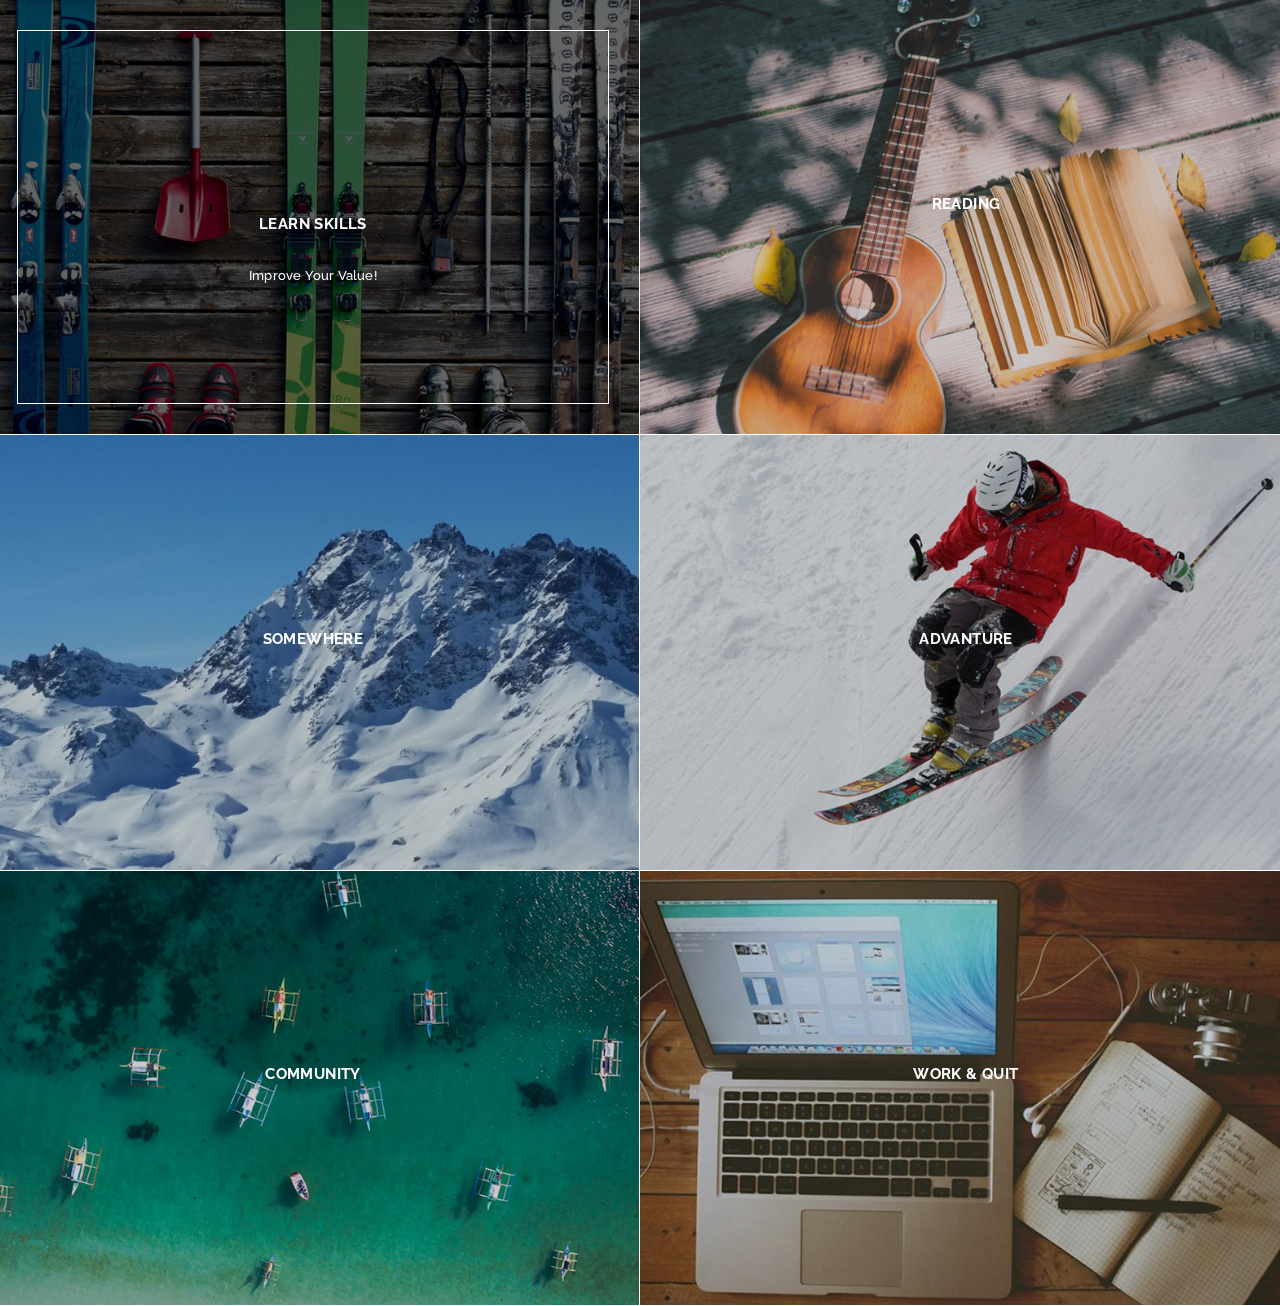
<file: i_cab/index.html>
<!DOCTYPE html>
<html lang="en">
	<head>
		<meta charset="utf-8">
		<meta http-equiv="X-UA-Compatible" content="IE=edge">
		<meta name="viewport" content="width=device-width, initial-scale=1">
		<meta name="description" content="i_cab">
		<meta name="zander" content="">
		<link rel="icon" href="favicon.ico">
		<title>I_cab</title>
		<link href="css/bootstrap.min.css" rel="stylesheet">
		<link href="css/style.css" rel="stylesheet">
	</head>
	<body id="page-top">
			<div class="row row-0-gutter">
				<!-- start portfolio item -->
				<div class="col-md-6 col-0-gutter">
					<div class="ot-portfolio-item">
						<figure class="effect-bubba">
							<img src="images/demo/portfolio-1.jpg" alt="img02" class="img-responsive" />
							<figcaption>
								<h2>learn skills</h2>
								<p>Improve Your Value!</p>
								<a href="./zo/learn.html" data-toggle="modal" data-target="#Modal-1">View more</a>
							</figcaption>
						</figure>
					</div>
				</div>
				<div class="col-md-6 col-0-gutter">
					<div class="ot-portfolio-item">
						<figure class="effect-bubba">
							<img src="images/demo/portfolio-2.jpg" alt="img02" class="img-responsive" />
							<figcaption>
								<h2>reading</h2>
								<p>Make you relaxed!</p>
								<a href="./zo/read.html" data-toggle="modal" data-target="#Modal-2">View more</a>
							</figcaption>
						</figure>
					</div>
				</div>
				<!-- end portfolio item -->
			</div>
			<div class="row row-0-gutter">
				<!-- start portfolio item -->
				<div class="col-md-6 col-0-gutter">
					<div class="ot-portfolio-item">
						<figure class="effect-bubba">
							<img src="images/demo/portfolio-3.jpg" alt="img02" class="img-responsive" />
							<figcaption>
								<h2>somewhere</h2>
								<p>Go Where You Want!</p>
								<a href="./zo/where.html" data-toggle="modal" data-target="#Modal-3">View more</a>
							</figcaption>
						</figure>
					</div>
				</div>
				<!-- end portfolio item -->
				<!-- start portfolio item -->
				<div class="col-md-6 col-0-gutter">
					<div class="ot-portfolio-item">
						<figure class="effect-bubba">
							<img src="images/demo/portfolio-4.jpg" alt="img02" class="img-responsive" />
							<figcaption>
								<h2>Advanture</h2>
								<p>Do What You Want!</p>
								<a href="./zo/advanture.html" data-toggle="modal" data-target="#Modal-4">View more</a>
							</figcaption>
						</figure>
					</div>
				</div>
				<!-- end portfolio item -->
			</div>
			<div class="row row-0-gutter">
				<!-- start portfolio item -->
				<div class="col-md-6 col-0-gutter">
					<div class="ot-portfolio-item">
						<figure class="effect-bubba">
							<img src="images/demo/portfolio-5.jpg" alt="img02" class="img-responsive" />
							<figcaption>
								<h2>community</h2>
								<p>The Strength Of Unity</p>
								<a href="./zo/community.html" data-toggle="modal" data-target="#Modal-5">View more</a>
							</figcaption>
						</figure>
					</div>
				</div>
				<!-- end portfolio item -->
				<!-- start portfolio item -->
				<div class="col-md-6 col-0-gutter">
					<div class="ot-portfolio-item">
						<figure class="effect-bubba">
							<img src="images/demo/portfolio-6.jpg" alt="img02" class="img-responsive" />
							<figcaption>
								<h2>work & quit</h2>
								<p>Free Your Self</p>
								<a href="./zo/free.html" data-toggle="modal" data-target="#Modal-2">View more</a>
							</figcaption>
						</figure>
					</div>
				</div>
				<!-- end portfolio item -->
			</div>
			</div><!-- container -->
		</section>

	
		<!-- Modal for portfolio item 1 -->
		<div class="modal fade" id="Modal-1" tabindex="-1" role="dialog" aria-labelledby="Modal-label-1">
			<div class="modal-dialog" role="document">
				<div class="modal-content">
					<div class="modal-header">
						<button type="button" class="close" data-dismiss="modal" aria-label="Close"><span aria-hidden="true">&times;</span></button>
						<h4 class="modal-title" id="Modal-label-1">Dean & Letter</h4>
					</div>
					<div class="modal-body">
						<img src="images/demo/portfolio-1.jpg" alt="img01" class="img-responsive" />
						<div class="modal-works"><span>Branding</span><span>Web Design</span></div>
						<p>Temporibus autem quibusdam et aut officiis debitis aut rerum necessitatibus saepe</p>
					</div>
					<div class="modal-footer">
						<button type="button" class="btn btn-default" data-dismiss="modal">Close</button>
					</div>
				</div>
			</div>
		</div>

		<!-- Modal for portfolio item 2 -->
		<div class="modal fade" id="Modal-2" tabindex="-1" role="dialog" aria-labelledby="Modal-label-2">
			<div class="modal-dialog" role="document">
				<div class="modal-content">
					<div class="modal-header">
						<button type="button" class="close" data-dismiss="modal" aria-label="Close"><span aria-hidden="true">&times;</span></button>
						<h4 class="modal-title" id="Modal-label-2">Startup Framework</h4>
					</div>
					<div class="modal-body">
						<img src="images/demo/portfolio-2.jpg" alt="img01" class="img-responsive" />
						<div class="modal-works"><span>Branding</span><span>Web Design</span></div>
						<p>Temporibus autem quibusdam et aut officiis debitis aut rerum necessitatibus saepe</p>
					</div>
					<div class="modal-footer">
						<button type="button" class="btn btn-default" data-dismiss="modal">Close</button>
					</div>
				</div>
			</div>
		</div>

		<!-- Modal for portfolio item 3 -->
		<div class="modal fade" id="Modal-3" tabindex="-1" role="dialog" aria-labelledby="Modal-label-3">
			<div class="modal-dialog" role="document">
				<div class="modal-content">
					<div class="modal-header">
						<button type="button" class="close" data-dismiss="modal" aria-label="Close"><span aria-hidden="true">&times;</span></button>
						<h4 class="modal-title" id="Modal-label-3">Lamp & Velvet</h4>
					</div>
					<div class="modal-body">
						<img src="images/demo/portfolio-3.jpg" alt="img01" class="img-responsive" />
						<div class="modal-works"><span>Branding</span><span>Web Design</span></div>
						<p>Temporibus autem quibusdam et aut officiis debitis aut rerum necessitatibus saepe</p>
					</div>
					<div class="modal-footer">
						<button type="button" class="btn btn-default" data-dismiss="modal">Close</button>
					</div>
				</div>
			</div>
		</div>

		<!-- Modal for portfolio item 4 -->
		<div class="modal fade" id="Modal-4" tabindex="-1" role="dialog" aria-labelledby="Modal-label-4">
			<div class="modal-dialog" role="document">
				<div class="modal-content">
					<div class="modal-header">
						<button type="button" class="close" data-dismiss="modal" aria-label="Close"><span aria-hidden="true">&times;</span></button>
						<h4 class="modal-title" id="Modal-label-4">Smart Name</h4>
					</div>
					<div class="modal-body">
						<img src="images/demo/portfolio-4.jpg" alt="img01" class="img-responsive" />
						<div class="modal-works"><span>Branding</span><span>Web Design</span></div>
						<p>Temporibus autem quibusdam et aut officiis debitis aut rerum necessitatibus saepe</p>
					</div>
					<div class="modal-footer">
						<button type="button" class="btn btn-default" data-dismiss="modal">Close</button>
					</div>
				</div>
			</div>
		</div>

		<!-- Modal for portfolio item 5 -->
		<div class="modal fade" id="Modal-5" tabindex="-1" role="dialog" aria-labelledby="Modal-label-5">
			<div class="modal-dialog" role="document">
				<div class="modal-content">
					<div class="modal-header">
						<button type="button" class="close" data-dismiss="modal" aria-label="Close"><span aria-hidden="true">&times;</span></button>
						<h4 class="modal-title" id="Modal-label-5">Fast People</h4>
					</div>
					<div class="modal-body">
						<img src="images/demo/portfolio-5.jpg" alt="img01" class="img-responsive" />
						<div class="modal-works"><span>Branding</span><span>Web Design</span></div>
						<p>Temporibus autem quibusdam et aut officiis debitis aut rerum necessitatibus saepe</p>
					</div>
					<div class="modal-footer">
						<button type="button" class="btn btn-default" data-dismiss="modal">Close</button>
					</div>
				</div>
			</div>
		</div>
		<script src="js/bootstrap.min.js"></script>
		<script src="js/SmoothScroll.js"></script>
		<script src="js/theme-scripts.js"></script>
	</body>
</html>
</file>
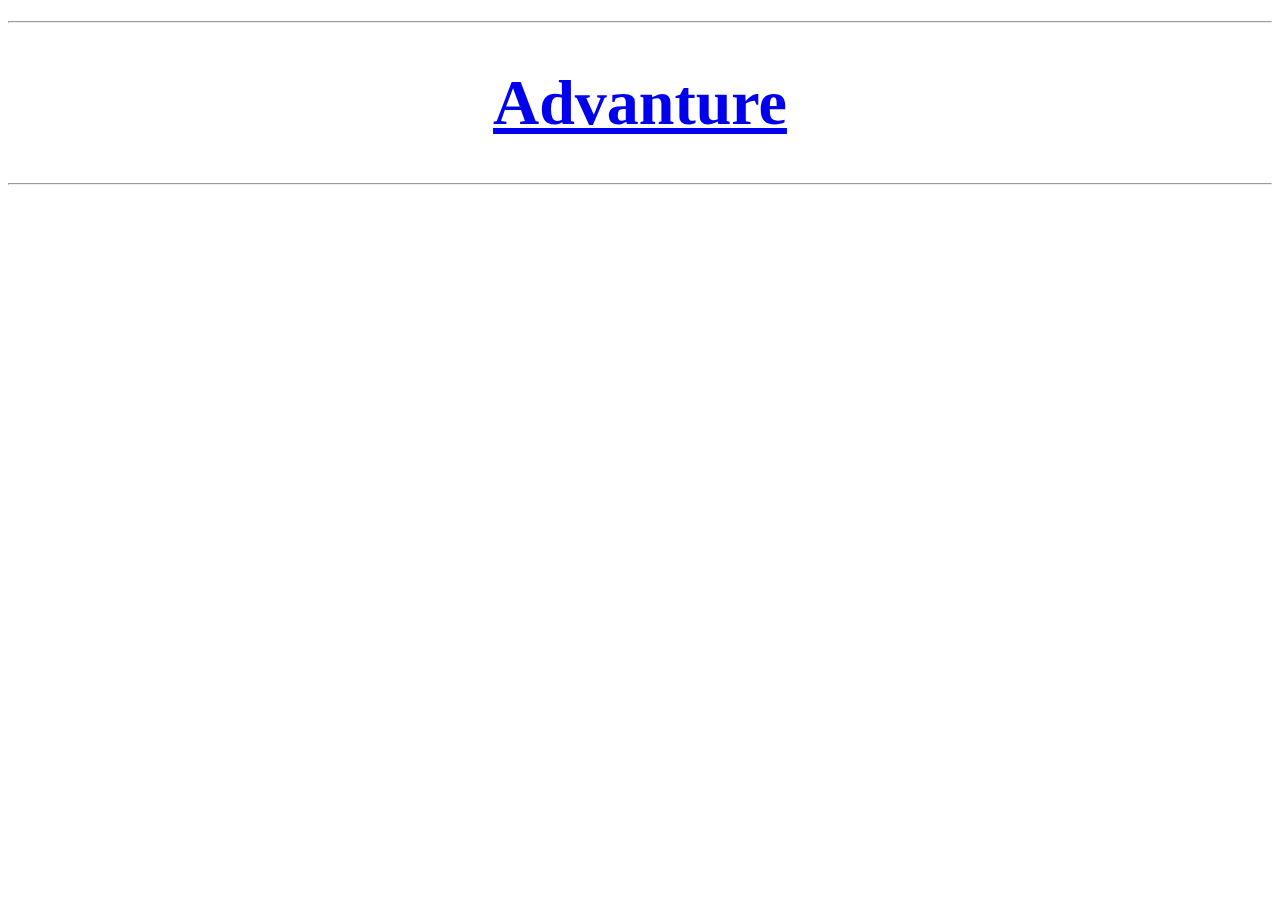
<file: i_cab/zo/advanture.html>
<!DOCTYPE html>
<html>
<head>
	<title></title>
</head>
<body>
<h1>
	<center>
		<hr>
		<h1>
			<a href="../index.html">
				Advanture
			</a>
			
		</h1>
		<hr>
	</center>
</h1>
</body>
</html>
</file>
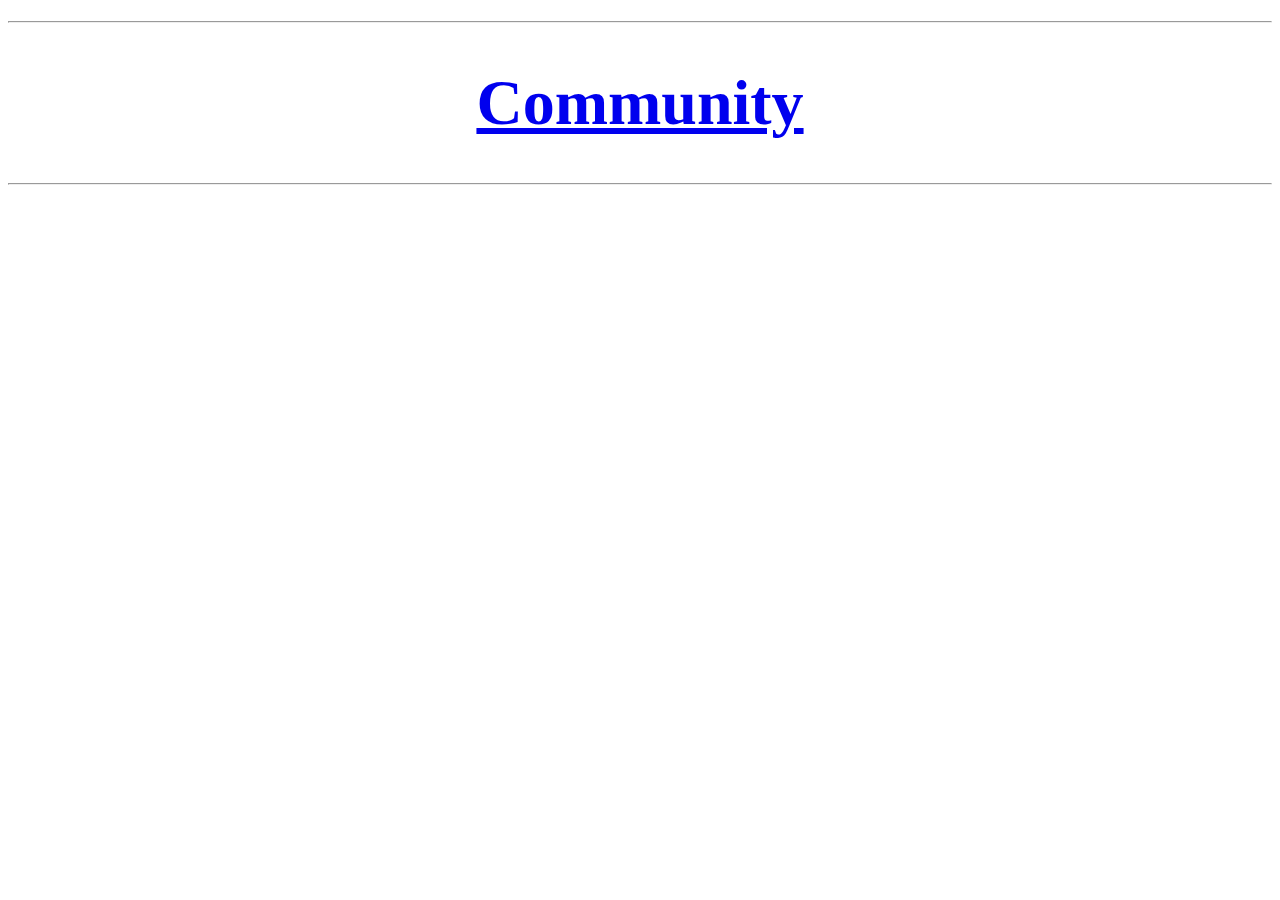
<file: i_cab/zo/community.html>
<!DOCTYPE html>
<html>
<head>
	<title></title>
</head>
<body>
<h1>
	<center>
		<hr>
		<h1>
			<a href="../index.html">
				Community
			</a>
			
		</h1>
		<hr>
	</center>
</h1>
</body>
</html>
</file>
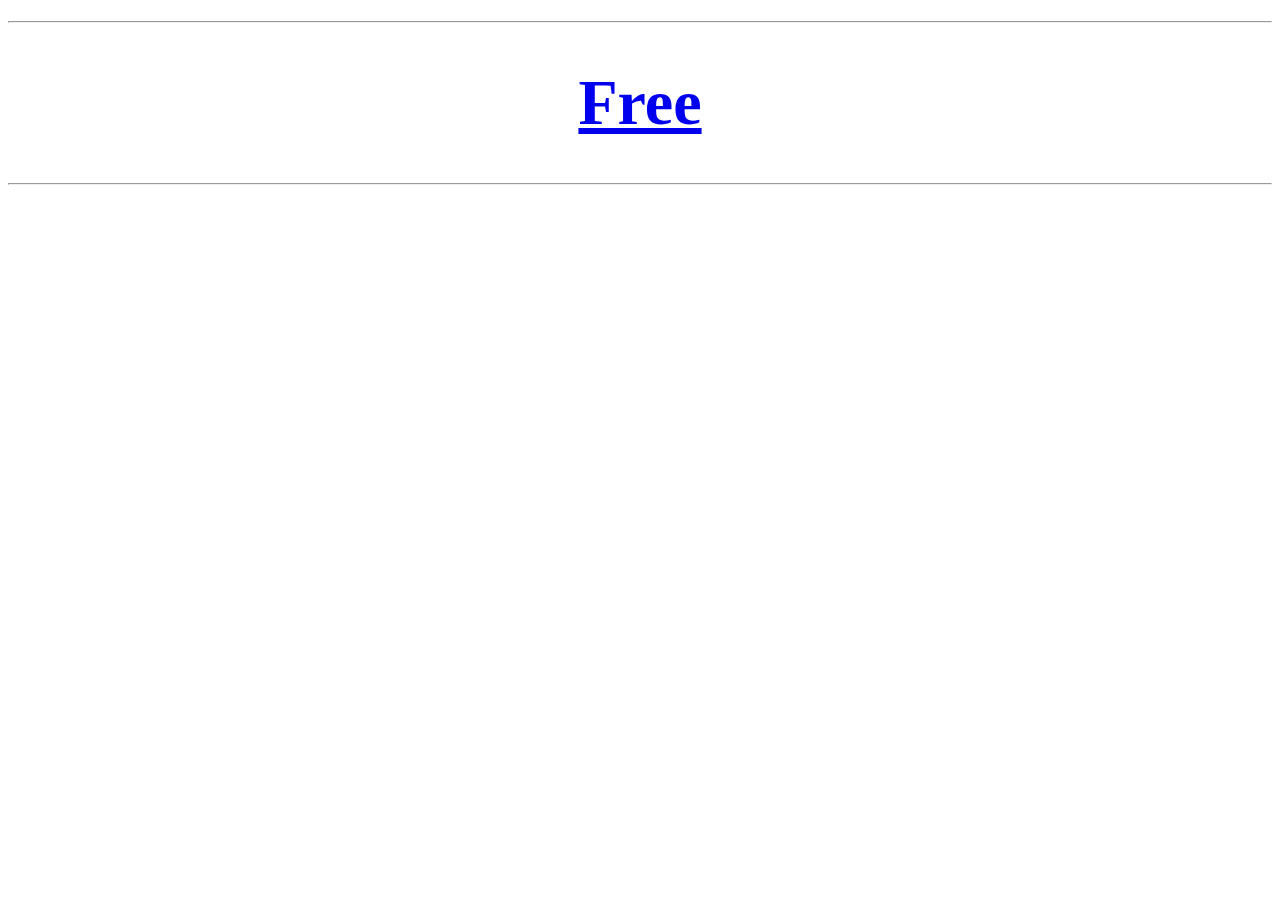
<file: i_cab/zo/free.html>
<!DOCTYPE html>
<html>
<head>
	<title></title>
</head>
<body>
<h1>
	<center>
		<hr>
		<h1>
			<a href="../index.html">
				Free
			</a>
			
		</h1>
		<hr>
	</center>
</h1>
</body>
</html>
</file>
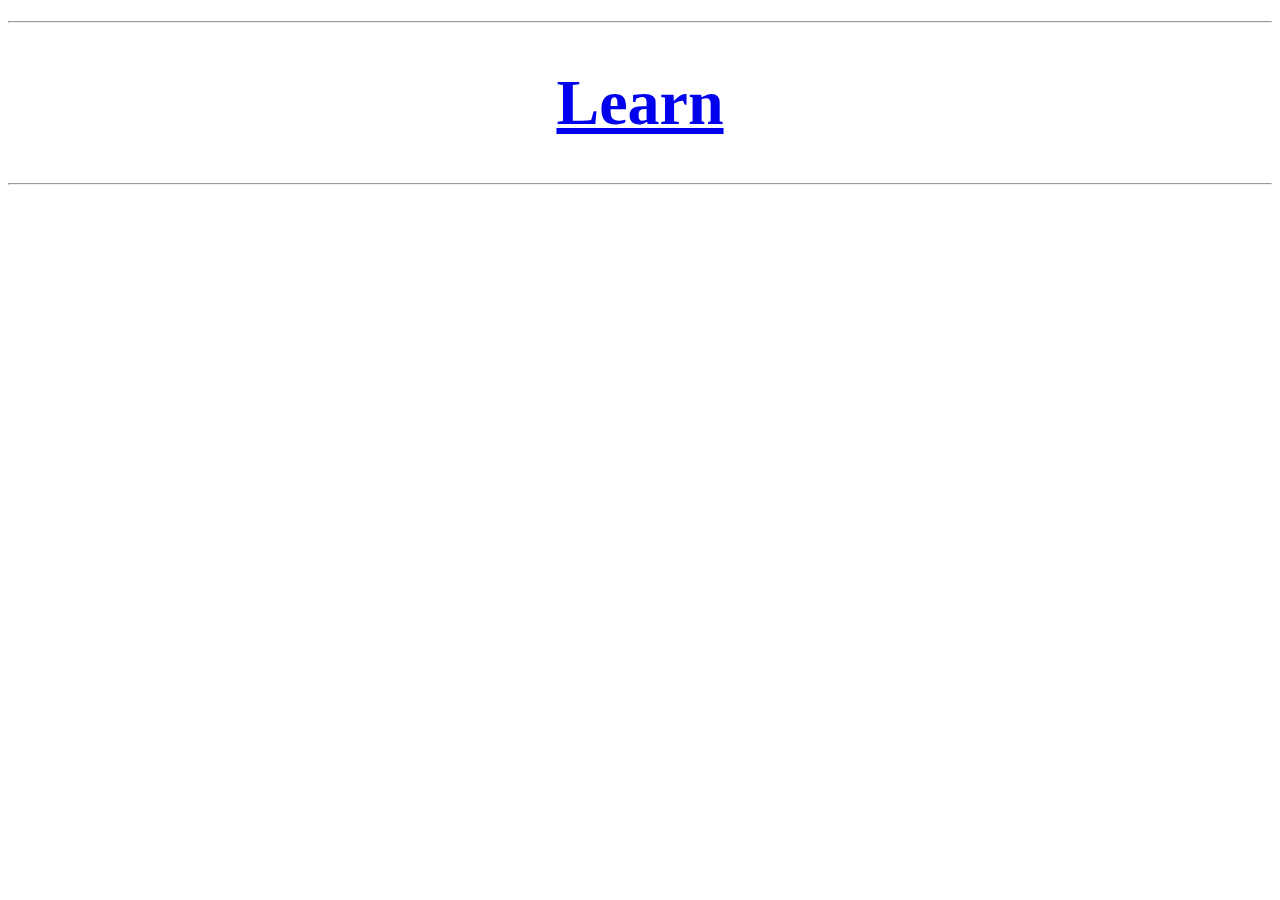
<file: i_cab/zo/learn.html>
<!DOCTYPE html>
<html>
<head>
	<title></title>
</head>
<body>
<h1>
	<center>
		<hr>
		<h1>
			<a href="../index.html">
				Learn
			</a>
			
		</h1>
		<hr>
	</center>
</h1>
</body>
</html>
</file>
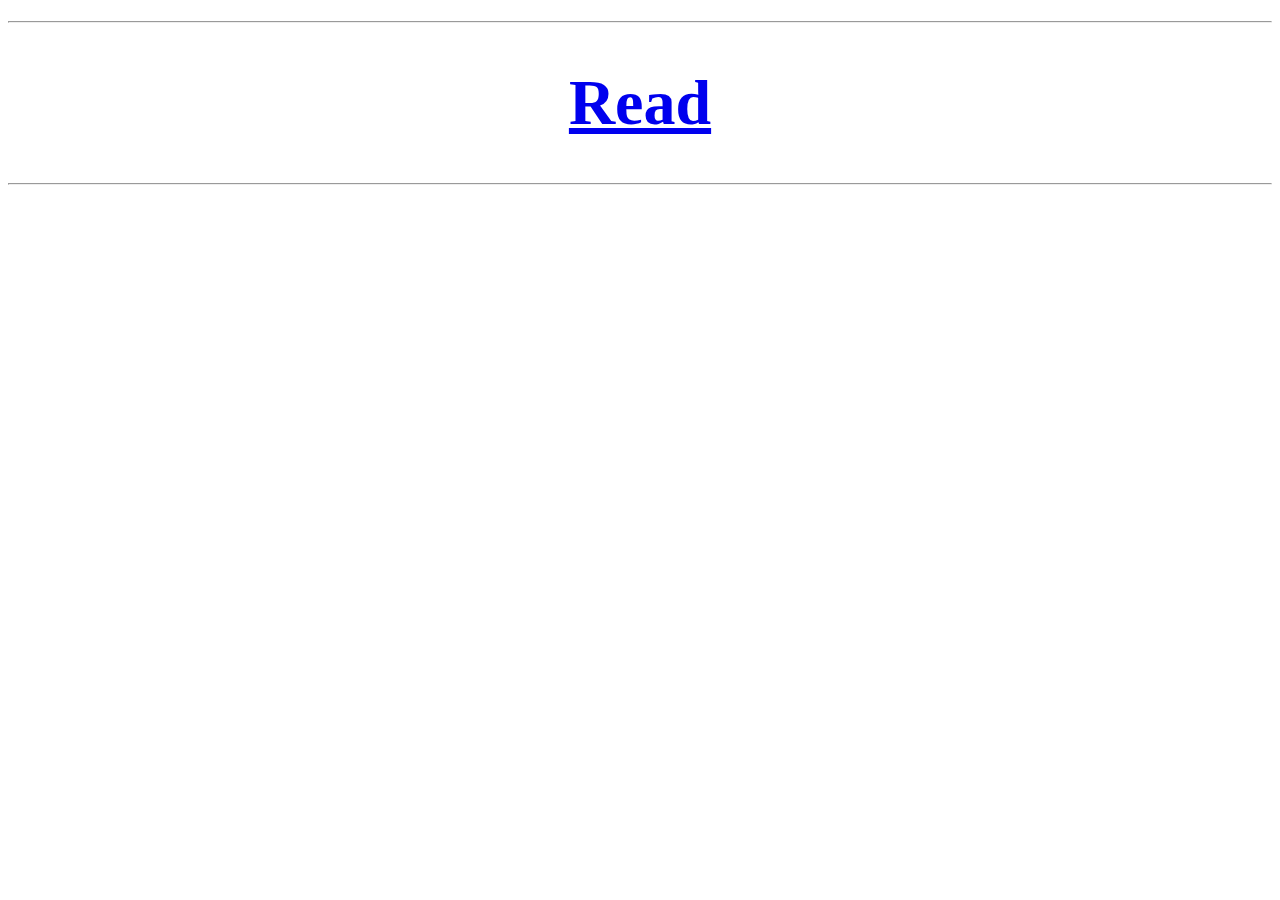
<file: i_cab/zo/read.html>
<!DOCTYPE html>
<html>
<head>
	<title></title>
</head>
<body>
<h1>
	<center>
		<hr>
		<h1>
			<a href="../index.html">
				Read
			</a>
			
		</h1>
		<hr>
	</center>
</h1>
</body>
</html>
</file>
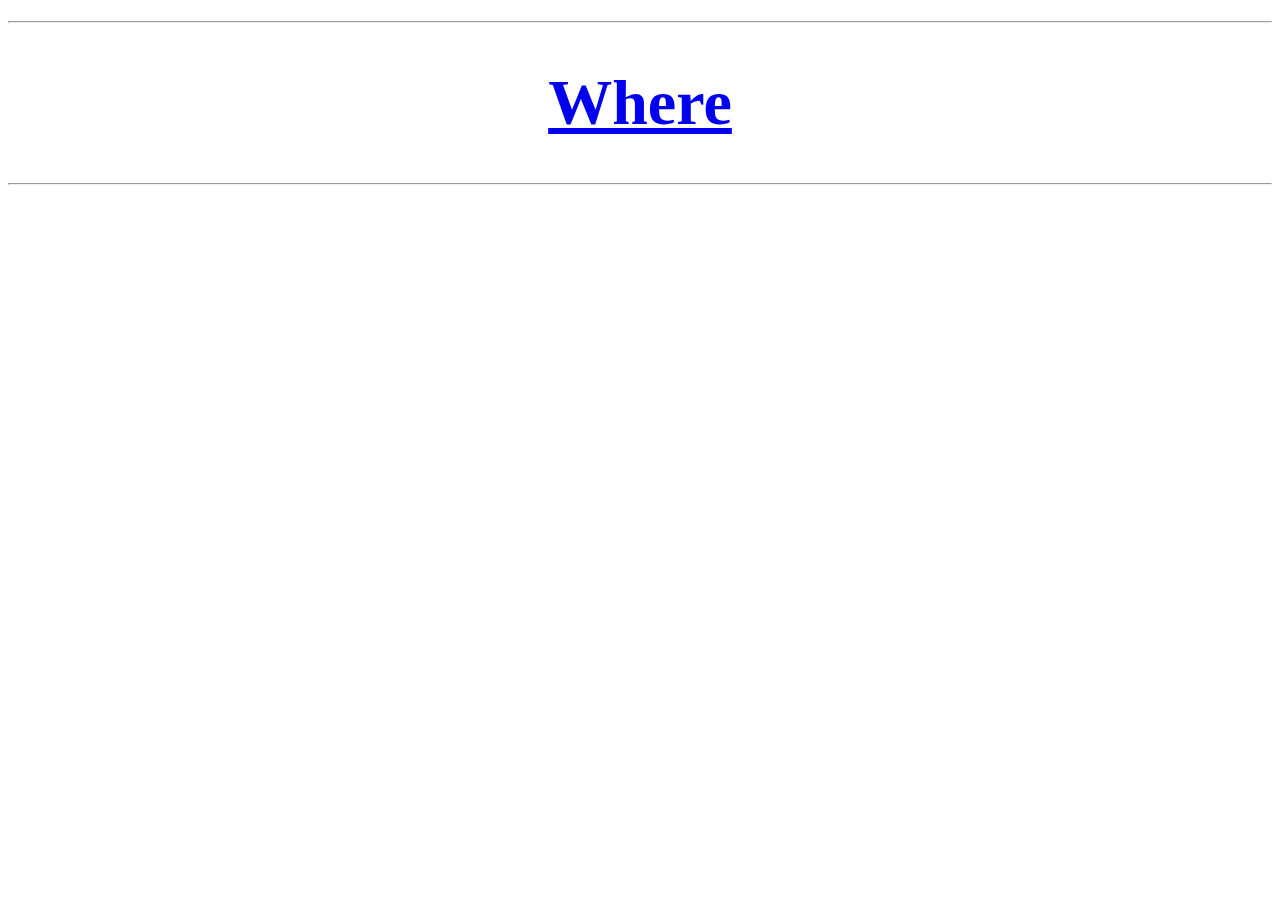
<file: i_cab/zo/where.html>
<!DOCTYPE html>
<html>
<head>
	<title></title>
</head>
<body>
<h1>
	<center>
		<hr>
		<h1>
			<a href="../index.html">
				Where
			</a>
			
		</h1>
		<hr>
	</center>
</h1>
</body>
</html>
</file>
<file: i_cab/css/style.css>
/* main font for menu. */
@import url(http://fonts.googleapis.com/css?family=Roboto:400|Raleway:200,300,400,500,700,900);

/*--------------------
1. General
--------------------*/

body {
	margin: 0px;
	font-family: "Raleway", Sans-serif;
}

h1,
h2,
h3,
h4,
h5,
h6 {
	font-weight: 200;
	letter-spacing: 0.4px;
	font-family: "Raleway", Sans-serif;
	color: #232323;
}

p {
	font-family: 'Raleway', sans-serif;
	font-size: 17px;
	font-weight: 300;
	line-height: 28px;
	letter-spacing: 0.2px;
	color: #252525;
}

a:hover, a:focus, a:active, a.active {
    color: #fec503;
}
a, a:hover, a:focus, a:active, a.active {
    outline: 0;
}

::selection {
    text-shadow: none;
    background: #fed136;
}

@media (min-width: 768px) {
	section {
	    padding: 150px 0;
	}
}
.copyrights{
	text-indent:-9999px;
	height:0;
	line-height:0;
	font-size:0;
	overflow:hidden;
}
section {
	padding: 35px 0 60px;
}

/*--------------------
1.1 Reset bootstrap
--------------------*/

.row-0-gutter {
    margin-left: -13px;
    margin-right: -13px;
}

.col-0-gutter {
	padding-left: 0;
	padding-right: 0;
}

/*--------------------
2. Navigation
--------------------*/

.navbar-default {
	background-color: #F1F1F1;
	border-color: transparent
}
.navbar-default .navbar-brand {
	color: #fff;
    padding: 5px;
}
.navbar-default .navbar-brand:hover,.navbar-default .navbar-brand:focus,.navbar-default .navbar-brand:active,.navbar-default .navbar-brand.active {
	color: #fec503
}
.navbar-default .navbar-collapse {
	border-color: rgba(255,255,255,.02)
}
.navbar-default .navbar-toggle {
	background-color: #fed136;
	border-color: #fed136
}
.navbar-default .navbar-toggle .icon-bar {
	background-color: #fff
}
.navbar-default .navbar-toggle:hover,.navbar-default .navbar-toggle:focus {
	background-color: #fed136
}
.navbar-default .nav li a {
    font-family: "Roboto",sans-serif;
    text-transform: uppercase;
    font-size: 13px;
    font-weight: 400;
    letter-spacing: 2px;
    color: #000;
    border-bottom: 1px solid;
    border-color: #000;
    margin: 10px 15px;
    padding: 0 0 2px 0;
}

.navbar-default .nav li a:hover,.navbar-default .nav li a:focus {
	border-color: #991919;
	outline: 0
}

.navbar-default .navbar-nav>.active>a {
	border-radius: 0;
	color: #fff;
	background-color: #fed136
}
.navbar-default .navbar-nav>.active>a:hover,.navbar-default .navbar-nav>.active>a:focus {
	color: #fff;
	background-color: #fec503
}

@media (min-width:768px) {
	.navbar-default
	{
		background-color: transparent;
		padding: 40px 0 0px;
    	-webkit-transition:padding .3s;
		-moz-transition:padding .3s;
		transition:padding .3s;
		border:0
	}
	.navbar-default .navbar-brand {
		font-size: 2em;
		-webkit-transition:all .3s;
		-moz-transition:all .3s;
		transition:all .3s
        padding: 0px;
	}
	.navbar-default .navbar-nav>.active>a {
		border-radius: 3px
	}
	.navbar-default.navbar-shrink {
		background-color: #222;
		padding: 10px 0
	}
    .navbar-nav>li>a {
        padding-top: 15px;
        padding-bottom: 4px;
    }
}

/*--------------------
4. Sections
--------------------*/

.section-title {
	padding-bottom: 30px;
}

.section-title h2 {
	font-size: 45px;
	text-transform: uppercase;
}

.section-title p {
	font-size: 18px;
	font-weight: 300;
	line-height: 33px;
	margin: 25px 100px 30px 100px;
}

.mz-module .section-title {
    padding: 40px 0;
}

/*--------------------
4.1. About
--------------------*/

.mz-about-container {
    padding: 0 50px;
}

.mz-module-about {
	padding: 20px;
}

.mz-about-default {
    background-color: #252525;
}

.mz-about-dark {
    background-color: #2B2B2B;
}

.mz-module-about h3 {
font-weight: 700;
    font-size: 13px;
    text-transform: uppercase;
    color: #FFFFFF;
    letter-spacing: 2px;
    margin-bottom: 30px;
    }

.mz-module-about p {
	font-size: 14px;
	font-weight: 400;
	line-height: 27px;
	color: #9C9C9C;
}

.ot-circle {
	text-align: center;
	color: #E8E8E8;
	margin: 40px 0;
	font-size: 37px;
}

/*--------------------
4.2. Skills
--------------------*/

.skills-text h2 {
    margin: 0 0 30px;
}

.skillbar-item {
    margin-bottom: 30px;    
}

.skillbar-item:last-child {
    margin-bottom: 60px;    
}

.skillbar {
    position: relative;
    display: block;
    width: 100%;
}

.skillbar-bar {
    display: block;
    background-color: #FFFFFF;
    height: 10px;
    width: 100%;
    border: 1px solid #D8D8D8;
    border-radius: 10px;
}

.skillbar h3 {
    font-weight: 600;
    font-size: 13px;
    text-transform: uppercase;
    color: #3A3A3A;
    letter-spacing: 2px;    
    margin: 0;
    padding: 0 0 12px 0;
}

.skillbar-percent {
    color: #fff;
    background-color: #B91919;
    float: left;
    height: 4px;
    margin: 2px 0;
    border-radius: 10px;
    border: 1px solid #B91919;
}

/*--------------------
4.3. Portfolio
--------------------*/

figure {
	position: relative;
    overflow: hidden;
    margin: 0 1px 1px 0;
    background: #726FB9;
    text-align: center;
    cursor: pointer;	
}

figcaption {
    position: absolute;
    top: 0;
    left: 0;
    width: 100%;
    height: 100%;	
}

.ot-portfolio-item figure figcaption > a {
    z-index: 1000;
    text-indent: 200%;
    white-space: nowrap;
    font-size: 0;
    opacity: 0;
}
.ot-portfolio-item figure figcaption, .ot-portfolio-item figure figcaption > a {
    position: absolute;
    top: 0;
    left: 0;
    width: 100%;
    height: 100%;
}

figure.effect-bubba {
	background: #000;
	margin-bottom: 1px;
}

figure.effect-bubba img {
	opacity: 0.8;
	-webkit-transition: opacity 0.35s;
	transition: opacity 0.35s;
}

figure.effect-bubba:hover img {
	opacity: 0.4;
}

figure.effect-bubba figcaption::before,
figure.effect-bubba figcaption::after {
	position: absolute;
	top: 30px;
	right: 30px;
	bottom: 30px;
	left: 30px;
	content: '';
	opacity: 0;
	-webkit-transition: opacity 0.35s, -webkit-transform 0.35s;
	transition: opacity 0.35s, transform 0.35s;
}

figure.effect-bubba figcaption::before {
	border-top: 1px solid #fff;
	border-bottom: 1px solid #fff;
	-webkit-transform: scale(0,1);
	transform: scale(0,1);
}

figure.effect-bubba figcaption::after {
	border-right: 1px solid #fff;
	border-left: 1px solid #fff;
	-webkit-transform: scale(1,0);
	transform: scale(1,0);
}

figure.effect-bubba h2 {
    color: #fff;
    font-size: 15px;
    font-weight: 700;
    text-transform: uppercase;
	padding-top: 30%;
	-webkit-transition: -webkit-transform 0.35s;
	transition: transform 0.35s;
	-webkit-transform: translate3d(0,-20px,0);
	transform: translate3d(0,-20px,0);
}

figure.effect-bubba p {
    color: #fff;
    font-size: 13px;
    font-weight: 500;
	padding: 20px 2.5em;
	opacity: 0;
	-webkit-transition: opacity 0.35s, -webkit-transform 0.35s;
	transition: opacity 0.35s, transform 0.35s;
	-webkit-transform: translate3d(0,20px,0);
	transform: translate3d(0,20px,0);
}

figure.effect-bubba:hover figcaption::before,
figure.effect-bubba:hover figcaption::after {
	opacity: 1;
	-webkit-transform: scale(1);
	transform: scale(1);
}

figure.effect-bubba:hover h2,
figure.effect-bubba:hover p {
	opacity: 1;
	-webkit-transform: translate3d(0,0,0);
	transform: translate3d(0,0,0);
}

/*--------------------
4.4. Dark Short section (counters, quote, etc)
--------------------*/

.light-bg {
    background: #f1f1f1;
}

/*--------------------
4.5. Intro Text
--------------------*/

.intro-section {
	padding: 60px 0 0 0;
	margin: 0;
}

.intro-section .section-title {
/*	padding: 0px 85px; */
	text-align: justify;	
}

.intro-section p {
	font-size: 14px;
	color: #6B6B6B;
	font-weight: 500;
	line-height: 32px;
	padding: 47px;
	font-family: "Raleway";
	margin: 0;
	background-color: #F9F9F9;
}

/*--------------------
4.6. Team
--------------------*/

.team-item {
    text-align: center;
    background-color: #F5F5F5;
}

.team-item h3 {
font-size: 25px;
    font-weight: 300;
    margin: 30px 0 20px;
    text-transform: uppercase;
}

.team-item .team-position {
color: #565656;
    font-size: 12px;
    text-transform: uppercase;
    font-weight: 500;
}

.team-item p {
	font-size: 13px;
	font-weight: 500;
	color: #848484;
	padding: 18px 30px 35px 30px;
	line-height: 24px;
}

/*--------------------
4.7. Contacts
--------------------*/

section#contact form {
    width: 60%;
    margin: 15px auto;
}

section#contact.form-group {
margin-bottom: 25px;
}

section#contact .form-group input, section#contact .form-group textarea {
    padding: 15px;
    border: 1px solid #BBBBBB;
    border-radius: 0;
    -webkit-box-shadow: inset 0 1px 1px rgba(0,0,0,.075);
    box-shadow: inset 0 0px 0px rgba(0,0,0,.075);
    font-size: 13px;
}

.contact h3 {
    margin-bottom: 30px;
}

.contact p {
    font-size: 13px;
}

.contact .day {
    display: inline-block;
    width: 80px;
}

.contact i {
    margin-right: 5px;
}

/*--------------------
5. Footer
--------------------*/

footer {
    padding: 30px;
    background-color: #000;    
}

footer p {
    color: #B7B7B7;
    margin: 0;
    font-size: 10px;
    text-transform: uppercase;
    font-weight: 500;
    letter-spacing: 1.6px;
}

footer p a {
    color: #fff;
}

footer p a span {
    color: #FF9F46;
    font-size: 10px;
    letter-spacing: 1px;
    font-weight: 700;
}

/*--------------------
6. Modal
--------------------*/

.modal-content {
	border-radius: 0;	
}
.modal-header .close {
	font-size: 30px;	
}
.modal-title {    
	text-transform: uppercase;
	font-size: 23px;
}

.modal-body {
	padding: 0;
}

.modal-body p {
	margin: 30px 20px;
	color: #2D2D2D;		
}

.modal-works {
font-size: 11px;
    letter-spacing: 1px;
    text-transform: uppercase;
    font-weight: 500;
    color: #fff;
    margin: 25px 20px;
}

.modal-works span {
	background-color: #FED136;
    margin-right: 15px;
    padding: 5px 10px;
}

/*--------------------
7. Components
--------------------*/

.btn-xl:hover, .btn-xl:focus, .btn-xl:active, .btn-xl.active, .open .dropdown-toggle.btn-xl {
    color: #fff;
    background-color: #fec503;
    border-color: #f6bf01;
}

.btn:hover, .btn:focus, .btn:active, .btn.active, .open .dropdown-toggle.btn {
    color: #fff;
    background-color: #fec503;
    border-color: #f6bf01;
}

.btn {
    display: inline-block;
    padding: 8px 20px;
    margin-bottom: 0;
    font-size: 14px;
    font-weight: 400;
    line-height: 1.42857143;
    text-align: center;
    white-space: nowrap;
    vertical-align: middle;
    -ms-touch-action: manipulation;
    touch-action: manipulation;
    cursor: pointer;
    -webkit-user-select: none;
    -moz-user-select: none;
    -ms-user-select: none;
    user-select: none;
    background-image: none;
    border: 1px solid transparent;
    border-radius: 4px;
}

.btn-xl {
    color: #fff;
     background-color: #726FB9;
    border-color: #726FB9;
    font-family: "Robot",sans-serif;
    text-transform: uppercase;
    font-weight: 700;
    border-radius: 3px;
    font-size: 18px;
    padding: 20px 40px;
}

/* Back to top button
---------------------------------- */
#back-top {
    position: fixed;
    z-index: 1000;
    bottom: 40px;
    right: 50px;
}
#back-top a {
    width: 60px;
    height: 60px;
    display: block;
    text-align: center;
    font: 11px/100% Arial, Helvetica, sans-serif;
    text-transform: uppercase;
    text-decoration: none;
    color: #FFFFFF;
    background: #A9A9B1;
    /* background color transition */
    -webkit-transition: 1s;
    -moz-transition: 1s;
    transition: 1s;
}
#back-top a:hover {
    background: #fed136;
}
/* arrow icon (span tag) */
#back-top i {
    margin-top: 15px;
    font-size: 28px;
}

@media only screen
and (min-width : 320px)
and (max-width : 480px) {
#back-top {
    position: fixed;
    bottom: 10px;
    right: 30px;
}
#back-top a {
    width: 40px;
    height: 40px;
}
#back-top i {
    margin-top: 7px;
    font-size: 20px;
}
}
</file>
